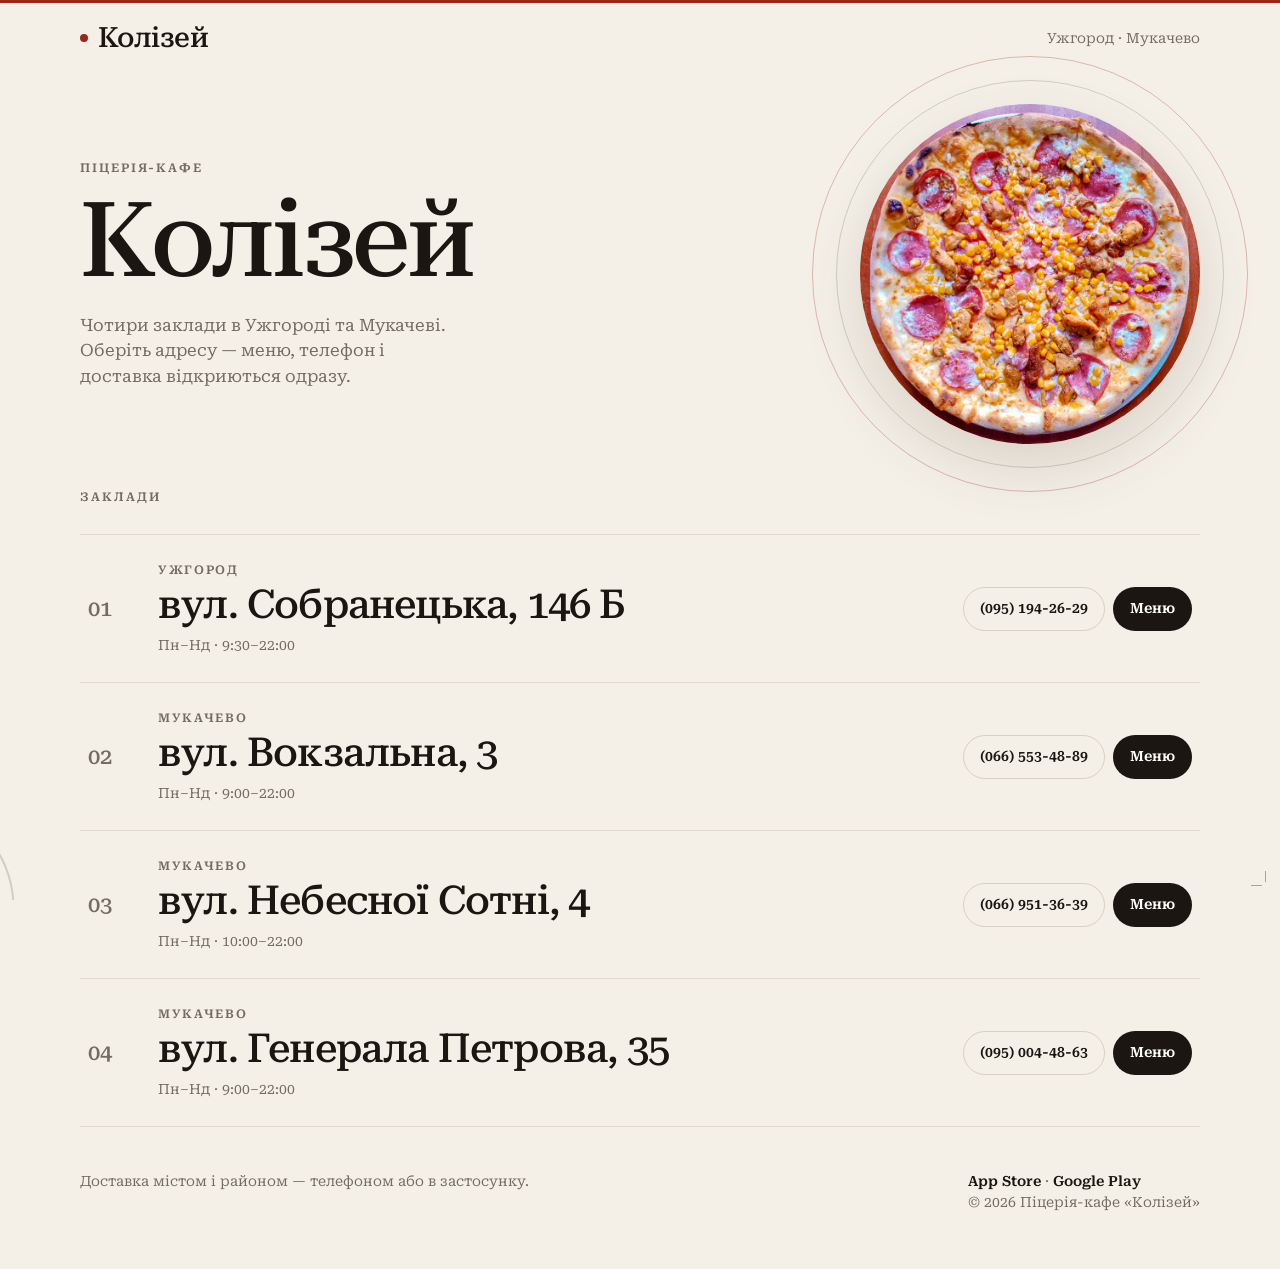
<file: index.html>
<!DOCTYPE html>
<html lang="uk">
<head>
<meta charset="utf-8">
<meta name="viewport" content="width=device-width, initial-scale=1">
<title>Піцерія-кафе «Колізей»</title>
<meta name="description" content="Піцерія-кафе «Колізей» в Ужгороді та Мукачеві. Меню, години роботи, телефони і доставка.">
<meta name="theme-color" content="#f4f0e8">
<meta property="og:title" content="Піцерія-кафе «Колізей»">
<meta property="og:description" content="Піцерія-кафе «Колізей» в Ужгороді та Мукачеві. Меню, години роботи, телефони і доставка.">
<meta property="og:image" content="https://kolizey-pizza.com/img/pizza/Monaco.jpg">

<link rel="preconnect" href="https://fonts.googleapis.com">
<link rel="preconnect" href="https://fonts.gstatic.com" crossorigin>
<link href="https://fonts.googleapis.com/css2?family=Roboto+Serif:opsz,wght@8..144,400;8..144,500;8..144,600;8..144,700&display=swap" rel="stylesheet">
<link rel="icon" href="favicon.png">

<link rel="stylesheet" href="assets/style.css?v=16">

<script async src="https://www.googletagmanager.com/gtag/js?id=G-NY5XQ41CEL"></script>
<script>
  window.dataLayer = window.dataLayer || [];
  function gtag(){dataLayer.push(arguments);}
  gtag('js', new Date());
  gtag('config', 'G-NY5XQ41CEL');
</script>

</head>
<body class="home">
<a class="skip" href="#places">До вмісту</a>

<header class="wrap site-header">
  <a class="brand" href="./"><i></i>Колізей</a>
  <span class="header-note">Ужгород · Мукачево</span>
</header>
<main class="wrap">
  <section class="hero">
    <div>
      <p class="eyebrow">Піцерія-кафе</p>
      <h1>Колізей</h1>
      <p class="lede">Чотири заклади в Ужгороді та Мукачеві. Оберіть адресу — меню, телефон і доставка відкриються одразу.</p>
    </div>
    <div class="hero-mark">
      <img class="hero-photo" src="assets/hero.jpg" alt="Піца Монако" width="840" height="840">
    </div>
  </section>
  <p class="places-label" id="places">Заклади</p>
  <ul class="places">
    
<li class="place">
  <span class="place__n">01</span>
  <div>
    <span class="place__city">Ужгород</span>
    <h2 class="place__street">вул. Собранецька, 146 Б</h2>
    <p class="place__meta">Пн–Нд · 9:30–22:00</p>
  </div>
  <div class="place__actions">
    <a class="btn btn-ghost" href="tel:+380951942629">(095) 194-26-29</a>
    <a class="btn btn-solid" href="sobranecka/">Меню</a>
  </div>
</li>
<li class="place">
  <span class="place__n">02</span>
  <div>
    <span class="place__city">Мукачево</span>
    <h2 class="place__street">вул. Вокзальна, 3</h2>
    <p class="place__meta">Пн–Нд · 9:00–22:00</p>
  </div>
  <div class="place__actions">
    <a class="btn btn-ghost" href="tel:+380665534889">(066) 553-48-89</a>
    <a class="btn btn-solid" href="vokzal/">Меню</a>
  </div>
</li>
<li class="place">
  <span class="place__n">03</span>
  <div>
    <span class="place__city">Мукачево</span>
    <h2 class="place__street">вул. Небесної Сотні, 4</h2>
    <p class="place__meta">Пн–Нд · 10:00–22:00</p>
  </div>
  <div class="place__actions">
    <a class="btn btn-ghost" href="tel:+380669513639">(066) 951-36-39</a>
    <a class="btn btn-solid" href="artema/">Меню</a>
  </div>
</li>
<li class="place">
  <span class="place__n">04</span>
  <div>
    <span class="place__city">Мукачево</span>
    <h2 class="place__street">вул. Генерала Петрова, 35</h2>
    <p class="place__meta">Пн–Нд · 9:00–22:00</p>
  </div>
  <div class="place__actions">
    <a class="btn btn-ghost" href="tel:+380950044863">(095) 004-48-63</a>
    <a class="btn btn-solid" href="rosvyhovo/">Меню</a>
  </div>
</li>
  </ul>
</main>
<footer class="wrap home-foot">
  <p>Доставка містом і районом — телефоном або в застосунку.</p>
  <p><a href="https://apps.apple.com/ua/app/%D0%BF%D1%96%D1%86%D0%B5%D1%80%D1%96%D1%8F-%D0%BA%D0%B0%D1%84%D0%B5-%D0%BA%D0%BE%D0%BB%D1%96%D0%B7%D0%B5%D0%B9/id1487062703?l=ua">App Store</a> · <a href="https://play.google.com/store/apps/details?id=com.devseonet.coliseum">Google Play</a><br>© 2026 Піцерія-кафе «Колізей»</p>
</footer>
</body>
</html>
</file>
<file: assets/style.css>
:root {
  --paper: #f4f0e8;
  --paper-2: #fffcf7;
  --ink: #1b1612;
  --muted: #746b62;
  --line: #e3dad0;
  --red: #9c2418;
  --serif: "Roboto Serif", Georgia, serif;
  --text: "Roboto Serif", Georgia, serif;
  --shadow: 0 24px 60px rgba(70, 36, 12, 0.14);
}

*,
*::before,
*::after {
  box-sizing: border-box;
}

html {
  scroll-behavior: smooth;
}

body {
  margin: 0;
  min-height: 100%;
  color: var(--ink);
  background-color: var(--paper);
  background-image:
    linear-gradient(rgba(27, 22, 18, 0.35), rgba(27, 22, 18, 0.35)),
    linear-gradient(rgba(27, 22, 18, 0.35), rgba(27, 22, 18, 0.35)),
    radial-gradient(circle at -96px calc(100% + 8px), transparent 108px, rgba(27, 22, 18, 0.16) 109px, rgba(27, 22, 18, 0.16) 110px, transparent 111px);
  background-repeat: no-repeat;
  background-size:
    11px 1px,
    1px 11px,
    auto;
  background-position:
    calc(100% - 18px) calc(100% - 14px),
    calc(100% - 14px) calc(100% - 18px),
    0 0;
  background-attachment: fixed;
  overflow-x: clip;
  font-family: var(--text);
  font-size: 16.5px;
  line-height: 1.5;
  text-rendering: optimizeLegibility;
  -webkit-font-smoothing: antialiased;
}

body::before {
  content: "";
  position: fixed;
  inset: 0 0 auto 0;
  height: 3px;
  background: var(--red);
  z-index: 40;
}

img {
  max-width: 100%;
  display: block;
}

a {
  color: inherit;
  text-decoration: none;
  -webkit-tap-highlight-color: transparent;
}

button,
input {
  font: inherit;
  color: inherit;
  -webkit-tap-highlight-color: transparent;
}

::selection {
  background: #f0d4cc;
}

:focus {
  outline: none;
}

:focus-visible {
  outline: 2px solid var(--red);
  outline-offset: 3px;
}

.skip {
  position: absolute;
  left: 16px;
  top: -48px;
  z-index: 50;
  background: var(--ink);
  color: white;
  padding: 8px 12px;
  border-radius: 8px;
}

.skip:focus {
  top: 12px;
}

.wrap {
  width: min(1120px, calc(100% - 40px));
  margin: 0 auto;
}

.site-header {
  display: flex;
  align-items: center;
  justify-content: space-between;
  min-height: 76px;
}

.brand {
  display: inline-flex;
  align-items: center;
  gap: 10px;
  font-family: var(--serif);
  font-size: 28px;
  font-weight: 500;
  letter-spacing: -0.02em;
  line-height: 1.15;
}

.brand i {
  width: 8px;
  height: 8px;
  border-radius: 50%;
  background: var(--red);
  display: block;
}

.header-note {
  color: var(--muted);
  font-size: 14px;
}

.hero {
  display: grid;
  grid-template-columns: minmax(0, 1.15fr) auto;
  gap: 20px;
  align-items: center;
  padding: 28px 0 8px;
}

.eyebrow {
  margin: 0 0 14px;
  color: var(--muted);
  font-size: 12px;
  font-weight: 600;
  letter-spacing: 0.16em;
  text-transform: uppercase;
}

h1 {
  margin: 0;
  font-family: var(--serif);
  font-size: clamp(64px, 9vw, 104px);
  font-weight: 500;
  line-height: 0.96;
  letter-spacing: -0.03em;
}

.lede {
  max-width: 38ch;
  margin: 22px 0 0;
  color: var(--muted);
  font-size: 17px;
  line-height: 1.5;
}

.hero-mark {
  position: relative;
  width: 340px;
  height: 340px;
  justify-self: end;
}

.hero-photo {
  width: 340px;
  height: 340px;
  object-fit: cover;
  border-radius: 50%;
  box-shadow: var(--shadow);
  position: relative;
  z-index: 1;
}

.home .hero-mark::before,
.home .hero-mark::after {
  content: "";
  position: absolute;
  left: 50%;
  top: 50%;
  border-radius: 50%;
  transform: translate(-50%, -50%);
  pointer-events: none;
}

.home .hero-mark::before {
  width: 388px;
  height: 388px;
  border: 1px solid rgba(27, 22, 18, 0.16);
}

.home .hero-mark::after {
  width: 436px;
  height: 436px;
  border: 1px solid rgba(156, 36, 24, 0.28);
}

.places {
  margin: 28px 0 8px;
  padding: 0;
  list-style: none;
}

.places-label {
  margin: 36px 0 8px;
  color: var(--muted);
  font-size: 12px;
  font-weight: 600;
  letter-spacing: 0.16em;
  text-transform: uppercase;
}

.place {
  display: grid;
  grid-template-columns: 52px minmax(0, 1fr) auto;
  gap: 8px 18px;
  align-items: center;
  padding: 26px 8px;
  border-top: 1px solid var(--line);
}

.place:last-child {
  border-bottom: 1px solid var(--line);
}

.place__n {
  font-family: var(--serif);
  font-style: normal;
  font-weight: 500;
  font-size: 22px;
  color: var(--muted);
}

.place__city {
  display: block;
  margin-bottom: 4px;
  color: var(--muted);
  font-size: 12px;
  font-weight: 600;
  letter-spacing: 0.14em;
  text-transform: uppercase;
}

.place__street {
  margin: 0;
  font-family: var(--serif);
  font-size: clamp(30px, 3.4vw, 40px);
  font-weight: 500;
  line-height: 1.1;
  letter-spacing: -0.02em;
}

.place__meta {
  margin: 8px 0 0;
  color: var(--muted);
  font-size: 14px;
}

.place__actions {
  display: flex;
  flex-wrap: wrap;
  gap: 8px;
}

.btn {
  display: inline-flex;
  align-items: center;
  justify-content: center;
  height: 44px;
  padding: 0 16px;
  border-radius: 999px;
  border: 1px solid transparent;
  font-size: 14px;
  font-weight: 600;
  white-space: nowrap;
  transition: background 0.15s ease, color 0.15s ease, border-color 0.15s ease;
}

.btn-solid {
  background: var(--ink);
  color: #fff;
}

.btn-solid:hover {
  background: var(--red);
}

.btn-ghost {
  background: transparent;
  border-color: #d9cfc4;
}

.btn-ghost:hover {
  background: var(--paper-2);
  border-color: var(--ink);
}

.home-foot {
  display: flex;
  justify-content: space-between;
  gap: 24px;
  padding: 36px 0 48px;
  color: var(--muted);
  font-size: 14px;
}

.home-foot a {
  color: var(--ink);
  font-weight: 600;
}

.home-foot p {
  margin: 0 0 8px;
}

.top {
  position: sticky;
  top: 0;
  z-index: 20;
  background: rgba(244, 240, 232, 0.92);
  backdrop-filter: blur(16px);
  border-bottom: 1px solid var(--line);
}

.top__row {
  display: grid;
  grid-template-columns: auto minmax(0, 1fr) auto auto;
  gap: 18px;
  align-items: center;
  min-height: 74px;
}

.back {
  display: inline-flex;
  align-items: center;
  gap: 8px;
  color: var(--muted);
  font-size: 14px;
  font-weight: 600;
}

.back svg {
  display: block;
}

.back:hover {
  color: var(--ink);
}

.loc strong {
  display: block;
  font-family: var(--serif);
  font-size: 26px;
  font-weight: 500;
  line-height: 1.15;
  letter-spacing: -0.02em;
}

.loc span {
  display: block;
  margin-top: 4px;
  color: var(--muted);
  font-size: 13px;
}

.search {
  width: 220px;
  background: transparent;
  border: 0;
  border-bottom: 1px solid var(--line);
  padding: 8px 0;
  border-radius: 0;
}

.search::placeholder {
  color: #a3988d;
}

.search:focus {
  outline: none;
  border-bottom-color: var(--ink);
}

.cats {
  display: flex;
  gap: 0 22px;
  overflow-x: auto;
  padding: 0 0 0;
  scrollbar-width: none;
}

.cats::-webkit-scrollbar {
  display: none;
}

.cats a {
  flex: 0 0 auto;
  padding: 11px 0 12px;
  color: var(--muted);
  font-size: 14px;
  font-weight: 600;
  border-bottom: 2px solid transparent;
}

.cats a:hover,
.cats a.is-active {
  color: var(--ink);
}

.cats a.is-active {
  border-bottom-color: var(--red);
}

.menu-main {
  padding-top: 12px;
}

.block {
  padding-top: 8px;
  scroll-margin-top: 168px;
}

.block__head {
  display: flex;
  align-items: baseline;
  justify-content: space-between;
  gap: 16px;
  margin-top: 36px;
}

.block__head h2 {
  margin: 0;
  font-family: var(--serif);
  font-size: clamp(34px, 4vw, 44px);
  font-weight: 500;
  letter-spacing: -0.02em;
  line-height: 1.1;
}

.block__head span {
  color: var(--muted);
  font-size: 14px;
  font-variant-numeric: tabular-nums;
}

.dishes {
  display: grid;
  grid-template-columns: 1fr;
  margin-top: 8px;
}

.dish,
.row {
  display: grid;
  gap: 14px 16px;
  align-items: center;
  padding: 14px 0;
  border-bottom: 1px solid var(--line);
}

.dish {
  grid-template-columns: 180px minmax(0, 1fr) auto;
}

.dish--plain {
  grid-template-columns: minmax(0, 1fr) auto;
}

.photo {
  width: 180px;
  height: 180px;
  border-radius: 18px;
  overflow: hidden;
  background: #ebe3d8;
}

.photo img {
  width: 100%;
  height: 100%;
  object-fit: cover;
}

.photo.is-off img {
  visibility: hidden;
}

.dish h3,
.row h3,
.row h4 {
  margin: 0;
  font-size: 16px;
  font-weight: 600;
  letter-spacing: -0.01em;
  line-height: 1.25;
}

.dish p,
.row p {
  margin: 3px 0 0;
  color: var(--muted);
  font-size: 13.5px;
  line-height: 1.4;
}

.offers {
  display: flex;
  flex-direction: column;
  align-items: flex-end;
  gap: 12px;
}

.offer {
  text-align: right;
}

.amt {
  display: block;
  color: var(--muted);
  font-size: 12px;
}

.price {
  font-weight: 700;
  font-variant-numeric: tabular-nums;
  font-size: 16px;
  white-space: nowrap;
}

.price small {
  font-weight: 500;
  font-size: 12px;
  color: var(--muted);
}

.group h3 {
  margin: 28px 0 2px;
  color: var(--muted);
  font-family: var(--text);
  font-size: 13px;
  font-weight: 600;
  letter-spacing: 0.04em;
}

.row {
  grid-template-columns: minmax(0, 1fr) auto;
}

.empty {
  margin: 48px 0;
  color: var(--muted);
  font-size: 18px;
}

.site-foot {
  margin-top: 56px;
  padding-bottom: 40px;
}

.foot-grid {
  display: grid;
  grid-template-columns: 1.2fr 0.8fr;
  gap: 28px;
  padding-top: 8px;
}

.site-foot h2 {
  margin: 0 0 12px;
  font-family: var(--serif);
  font-size: 36px;
  font-weight: 500;
}

.site-foot p,
.site-foot a {
  margin: 0;
}

.contact-line {
  margin-top: 6px;
  color: var(--muted);
}

.phone-link {
  display: inline-block;
  margin-top: 12px;
  font-size: 20px;
  font-weight: 700;
  letter-spacing: -0.02em;
}

.phone-link:hover {
  color: var(--red);
}

.foot-links {
  display: flex;
  flex-wrap: wrap;
  gap: 10px 18px;
  align-content: start;
  justify-content: end;
  padding-top: 52px;
}

.foot-links a {
  font-weight: 600;
  font-size: 14px;
  border-bottom: 1px solid var(--line);
  padding-bottom: 2px;
}

.foot-links a:hover {
  border-bottom-color: var(--ink);
}

.map {
  width: 100%;
  height: 300px;
  margin-top: 28px;
  border: 0;
  border-radius: 20px;
  background: #e7e0d6;
}

.copy {
  margin-top: 22px !important;
  color: var(--muted);
  font-size: 13px;
}

.other {
  display: flex;
  flex-wrap: wrap;
  gap: 8px 18px;
  margin-top: 18px;
  color: var(--muted);
  font-size: 14px;
}

.other a {
  color: var(--ink);
  font-weight: 600;
}

@media (min-width: 860px) {
  .cats {
    flex-wrap: wrap;
    overflow: visible;
    column-gap: 18px;
    row-gap: 0;
  }

  .dishes {
    grid-template-columns: 1fr 1fr;
    column-gap: 48px;
  }

  .dish {
    grid-template-columns: 220px minmax(0, 1fr) auto;
  }

  .photo {
    width: 220px;
    height: 220px;
    border-radius: 20px;
  }
}

@media (max-width: 800px) {
  .hero {
    grid-template-columns: 1fr;
    padding-top: 12px;
  }

  .hero-mark {
    display: none;
  }

  .place {
    grid-template-columns: 36px minmax(0, 1fr);
  }

  .place__actions {
    grid-column: 2;
  }

  .home-foot,
  .foot-grid {
    grid-template-columns: 1fr;
  }

  .home-foot {
    flex-direction: column;
  }

  .top__row {
    display: flex;
    flex-wrap: wrap;
    align-items: center;
    gap: 8px 12px;
    padding: 12px 0 6px;
    min-height: 0;
  }

  .back {
    order: 1;
  }

  .call {
    order: 2;
    margin-left: auto;
  }

  .loc {
    order: 3;
    flex: 1 0 100%;
  }

  .search {
    order: 4;
    flex: 1 0 100%;
    width: 100%;
  }

  .back span {
    position: absolute;
    width: 1px;
    height: 1px;
    overflow: hidden;
    clip: rect(0 0 0 0);
  }

  .foot-links {
    justify-content: start;
    padding-top: 8px;
  }

  .call span {
    display: none;
  }

  .call::after {
    content: "Дзвінок";
  }
}

@media (prefers-reduced-motion: reduce) {
  html {
    scroll-behavior: auto;
  }

  .btn {
    transition: none;
  }
}
</file>
